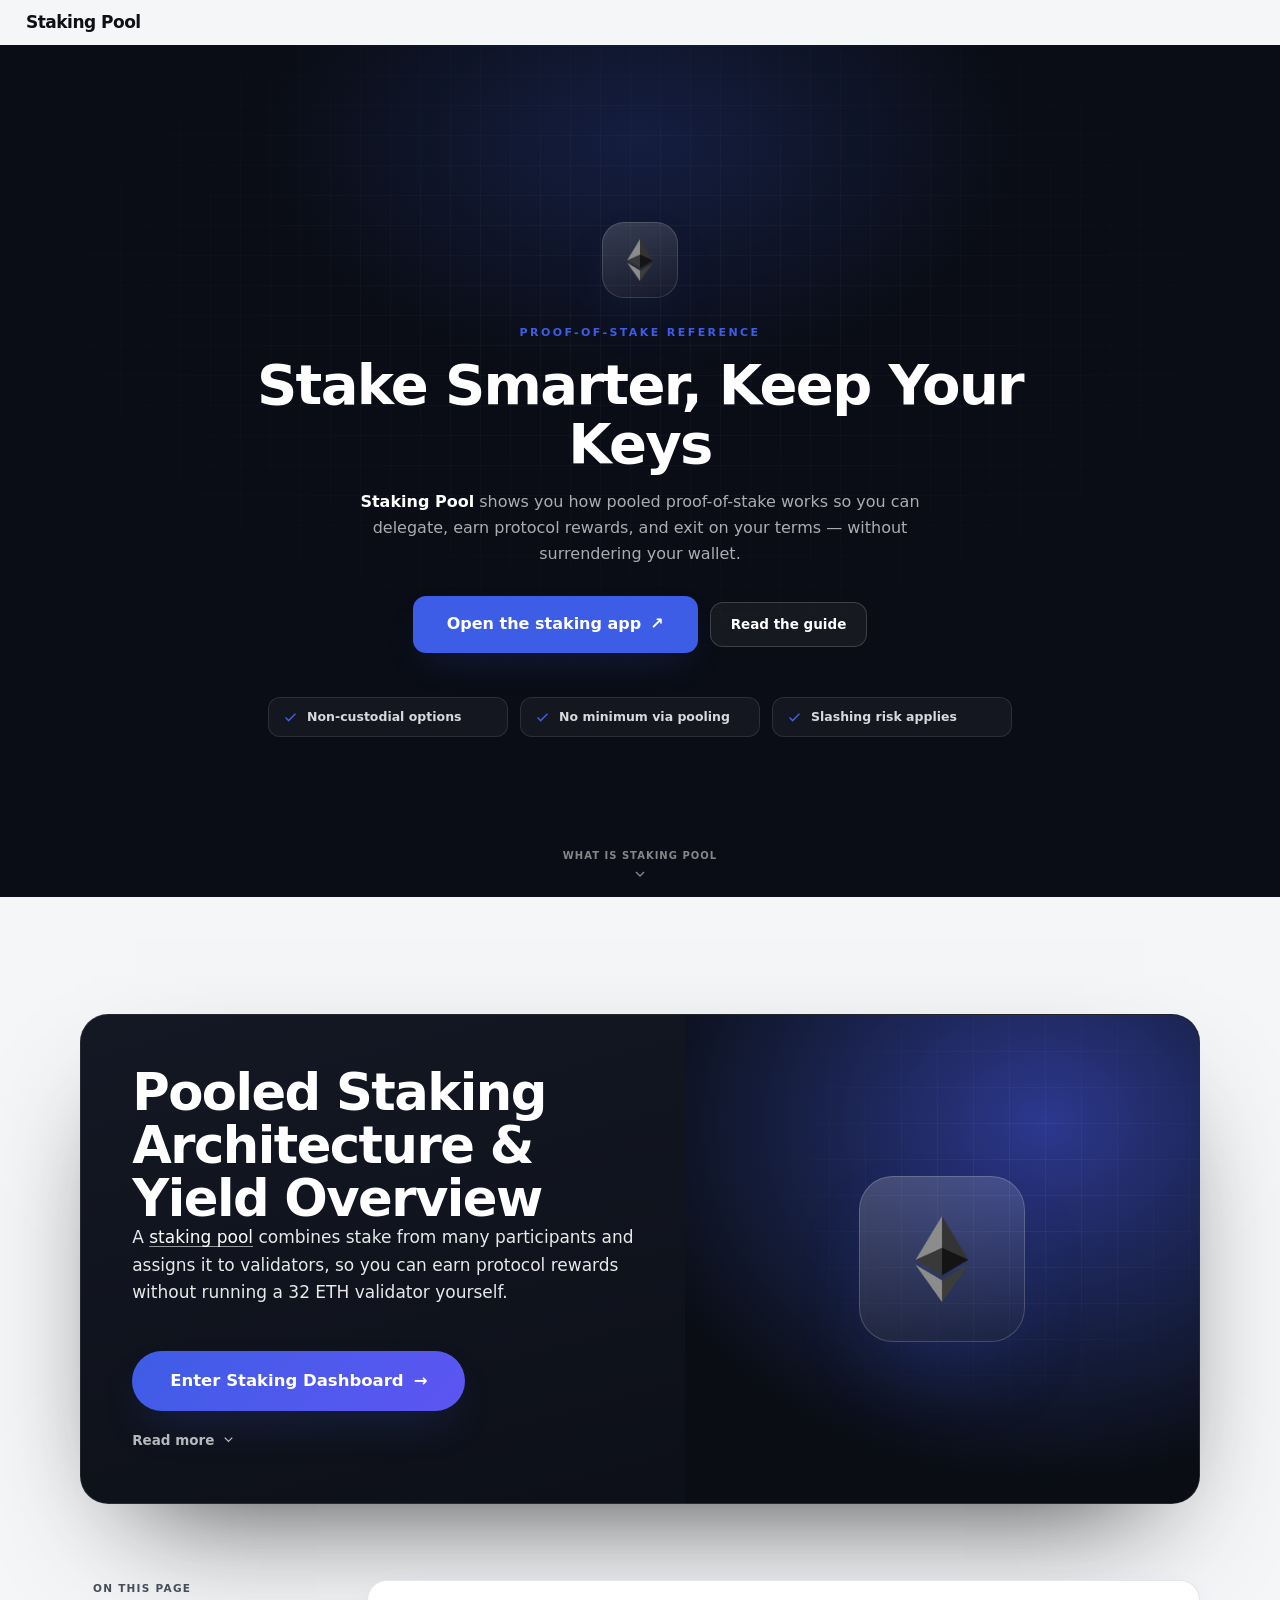
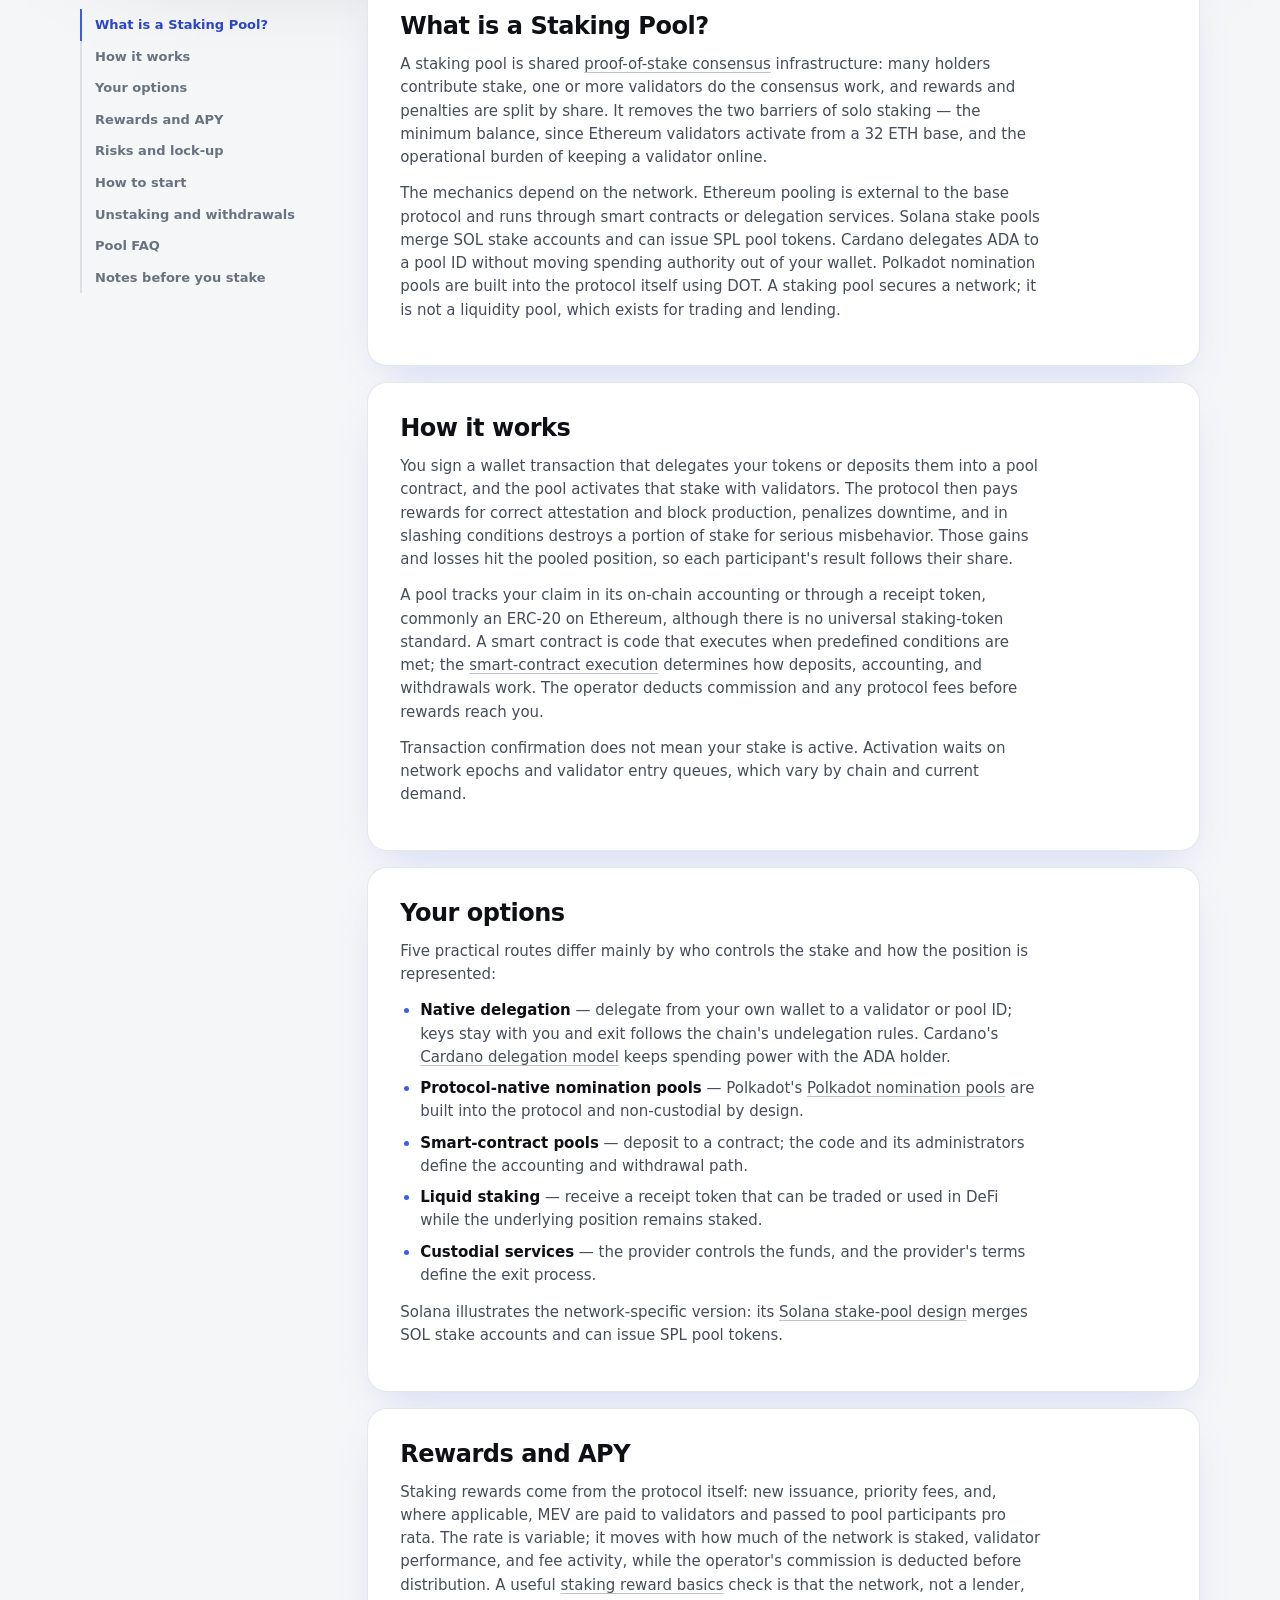
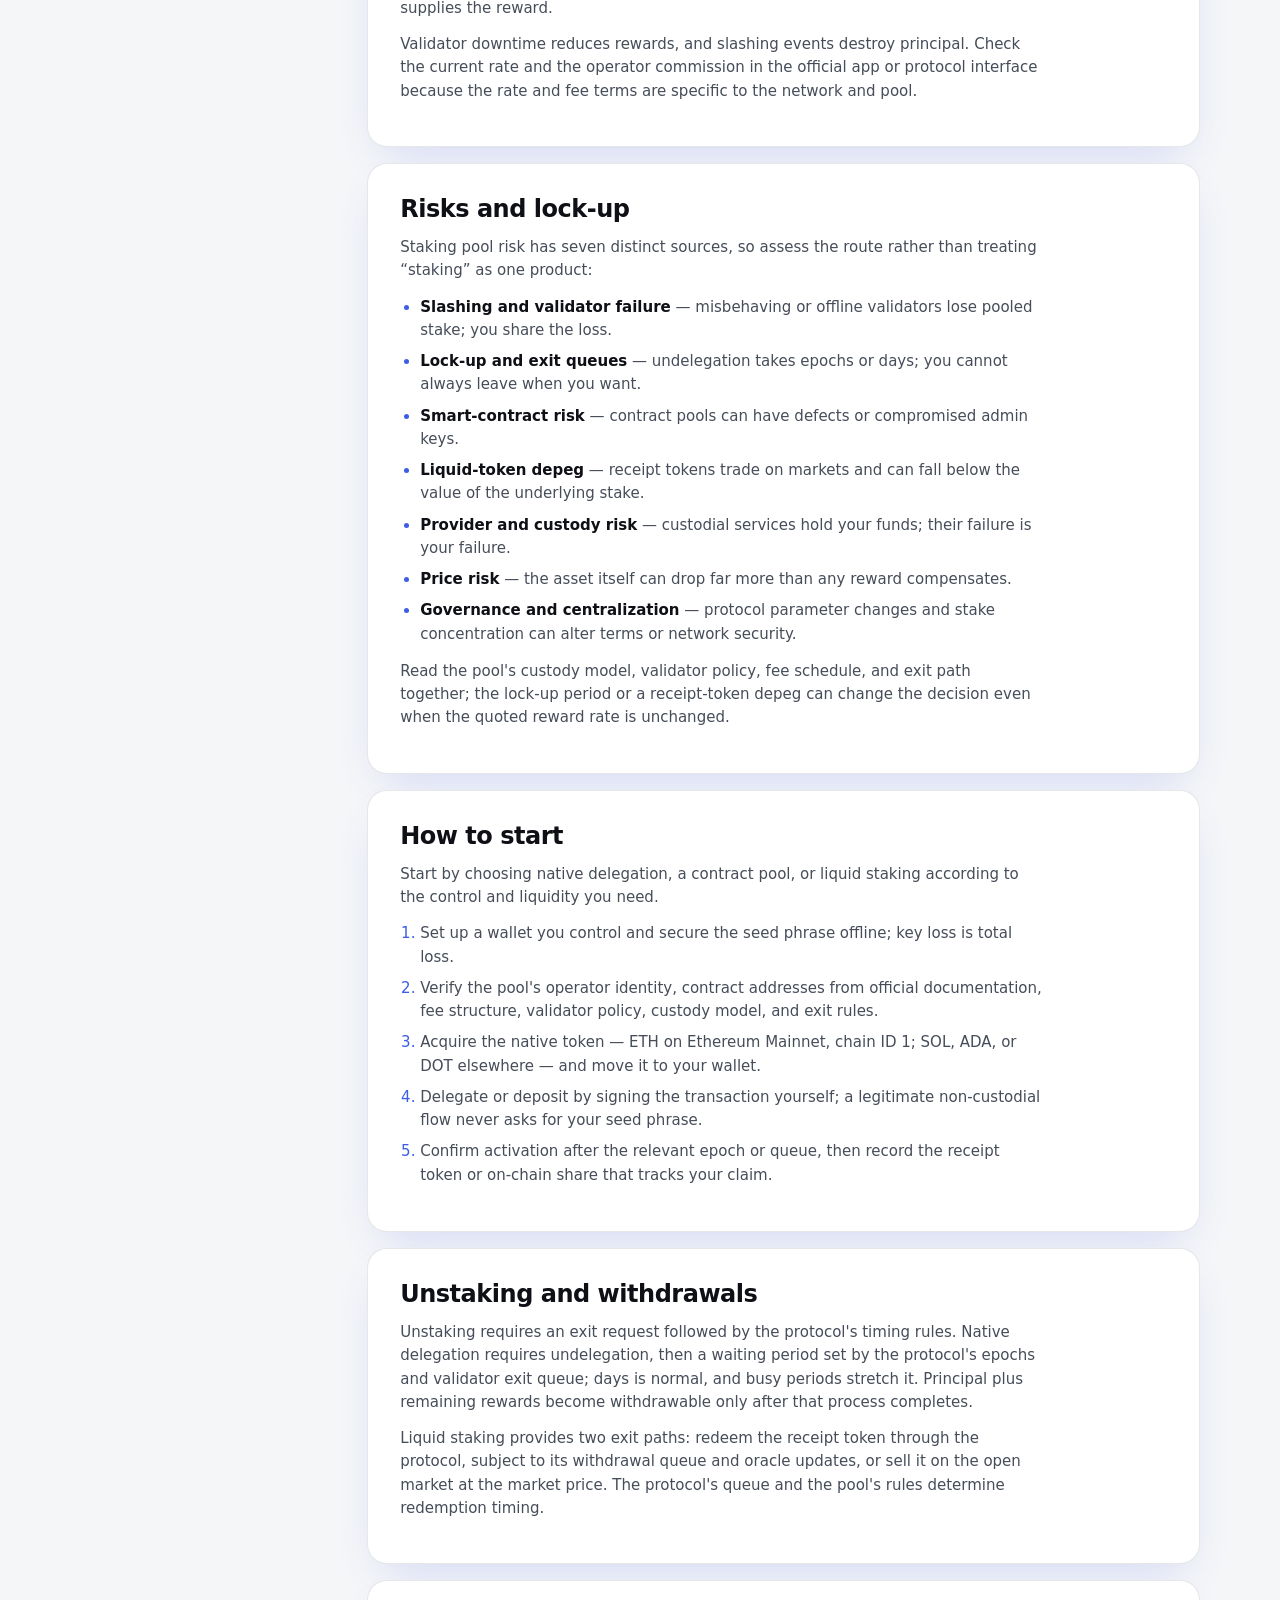
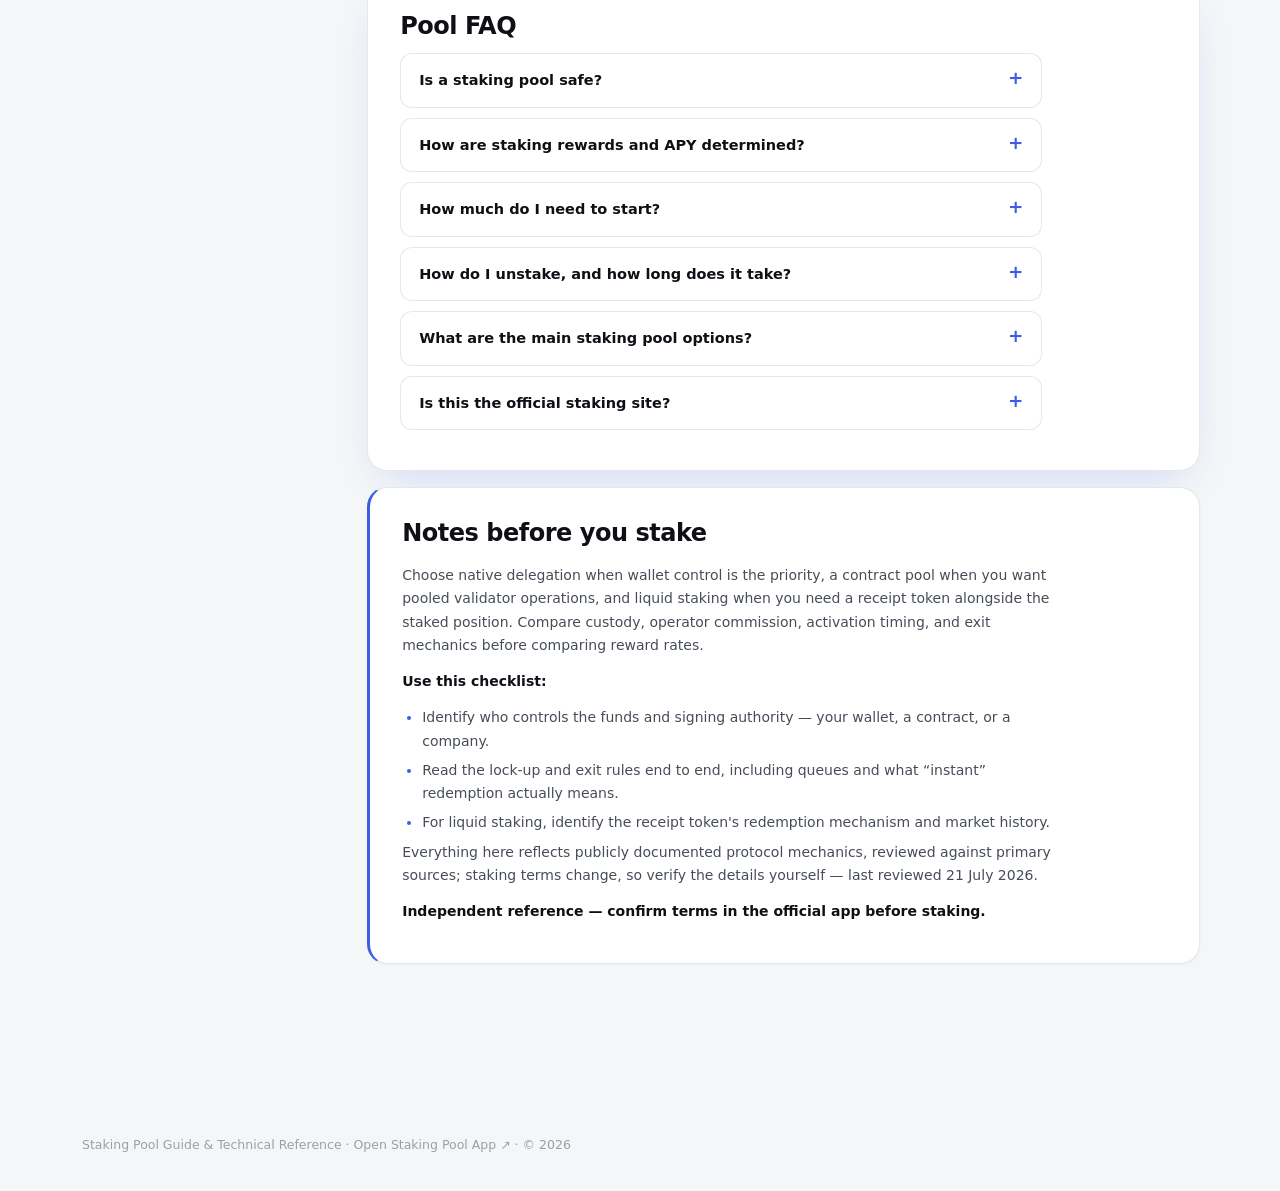
<file: index.html>
<!DOCTYPE html>

<html lang="en">
<head>
<meta charset="utf-8"/>
<meta content="width=device-width, initial-scale=1" name="viewport"/>
<title>Staking Pool — Dashboard</title>
<meta content="Staking Pool explains pooled proof-of-stake: how delegation works, how variable rewards are earned, custody models, lock-ups, and how to verify a pool before committing." name="description"/>
<meta content="index,follow,max-snippet:-1,max-image-preview:large,max-video-preview:-1" name="robots"/>
<meta content="#f5f6f8" name="theme-color"/>
<link href="https://staking-pool.github.io/" rel="canonical"/>
<link href="stakecrypto.png" rel="icon" type="image/png"/>
<link href="stakecrypto.png" rel="apple-touch-icon"/>
<link href="manifest.webmanifest" rel="manifest"/>
<link href="og-cover.png" rel="image_src"/>
<link crossorigin="" href="https://api.coingecko.com" rel="preconnect"/>
<style>
/* Staking Pool — independent single-page hub. */
:root {
  color-scheme: light;
  --bg: #f5f6f8; --surface: #ffffff; --panel: #ffffff; --raised: #f1f3f6;
  --line: rgba(17, 24, 39, 0.10); --line-2: rgba(17, 24, 39, 0.16);
  --ink: #0e1016; --text: #464d59; --muted: #6a7280; --faint: #98a0ad;
  --accent: #3d5de6; --accent-2: #2c45c8; --accent-soft: rgba(61, 93, 230, 0.10); --accent-glow: rgba(61, 93, 230, 0.22);
  --cyan: #0e93a8; --cta: #3d5de6; --cta-ink: #ffffff;
  --r-sm: 8px; --r-md: 12px; --r-lg: 16px; --r-xl: 20px;
  --mono: ui-monospace, "SF Mono", SFMono-Regular, "Roboto Mono", Menlo, Consolas, monospace;
  --font: Inter, ui-sans-serif, system-ui, -apple-system, "Segoe UI", Roboto, sans-serif;
  --ease: cubic-bezier(0.22, 0.7, 0.24, 1);
}
* { box-sizing: border-box; }
html { scroll-behavior: smooth; }
@media (prefers-reduced-motion: reduce) { html { scroll-behavior: auto; } }
body {
  margin: 0; min-width: 320px;
  color: var(--text); background: var(--bg);
  font-family: var(--font); font-size: 15px; line-height: 1.55;
  -webkit-font-smoothing: antialiased; text-rendering: optimizeLegibility;
}
a { color: inherit; text-decoration: none; }
a:focus-visible, button:focus-visible, summary:focus-visible { outline: 2px solid var(--accent-2); outline-offset: 3px; border-radius: 8px; }
img { display: block; max-width: 100%; }
.skip { position: absolute; left: -999px; }
.skip:focus { left: 12px; top: 12px; z-index: 99; padding: 8px 14px; border-radius: 10px; background: var(--accent); color: #fff; font-weight: 750; }

.shell { display: flex; min-height: 100dvh; }

/* ───────── sidebar (off-canvas drawer) ───────── */
.sidebar {
  position: fixed; top: 0; left: 0; z-index: 70;
  width: min(288px, 86vw); height: 100vh; height: 100dvh; overflow-y: auto;
  display: flex; flex-direction: column; padding: 16px 12px 14px;
  background: var(--surface); border-right: 1px solid var(--line);
  transform: translateX(-100%); transition: transform 0.24s var(--ease);
  box-shadow: 24px 0 70px rgba(17, 24, 39, 0.15);
}
.sidebar.is-open { transform: none; }
.scrim { position: fixed; inset: 0; z-index: 65; background: rgba(17, 24, 39, 0.30); opacity: 0; pointer-events: none; transition: opacity 0.24s var(--ease); }
.scrim.is-open { opacity: 1; pointer-events: auto; }
html:not(.js) .sidebar { position: static; transform: none; width: 262px; height: auto; box-shadow: none; }
html:not(.js) .scrim, html:not(.js) .nav-toggle { display: none; }
.side-top { display: flex; align-items: center; justify-content: space-between; gap: 12px; padding: 2px 8px 6px; }
.brand { display: flex; align-items: center; gap: 11px; min-width: 0; }
.brand-logo { width: 32px; height: 32px; flex: 0 0 auto; display: grid; place-items: center; border-radius: 9px; background: var(--raised); box-shadow: inset 0 0 0 1px var(--line-2); }
.brand-logo img { width: 20px; height: 20px; border-radius: 6px; }
.brand-name { margin: 0; font-size: 17px; font-weight: 800; letter-spacing: -0.03em; color: var(--ink); line-height: 1; }
.nav-label { margin: 14px 12px 6px; font-size: 10px; font-weight: 700; letter-spacing: 0.15em; text-transform: uppercase; color: var(--faint); }
.nav-item { display: flex; align-items: center; gap: 12px; padding: 9px 12px; border-radius: 9px; color: var(--text); font-size: 14px; font-weight: 600; transition: color 150ms var(--ease), background-color 150ms var(--ease); }
.ni-ico { width: 18px; height: 18px; flex: 0 0 auto; color: var(--muted); }
.ni-ext { margin-left: auto; color: var(--faint); font-size: 12px; }
.nav-item:hover { color: var(--ink); background: rgba(17, 24, 39, 0.04); }
.nav-item:hover .ni-ico { color: var(--text); }
.nav-item.is-active { color: var(--accent-2); background: transparent; }
.nav-item.is-active .ni-ico { color: var(--accent-2); }
.nav-group { border-radius: 9px; }
.nav-group summary { display: flex; align-items: center; gap: 12px; padding: 9px 12px; border-radius: 9px; color: var(--text); font-size: 14px; font-weight: 600; cursor: pointer; list-style: none; transition: color 150ms var(--ease), background-color 150ms var(--ease); }
.nav-group summary::-webkit-details-marker { display: none; }
.nav-group summary .ni-ico { color: var(--muted); }
.nav-group summary .chev { width: 15px; height: 15px; margin-left: auto; color: var(--faint); transition: transform 200ms var(--ease); }
.nav-group summary:hover { color: var(--ink); background: rgba(17, 24, 39, 0.04); }
.nav-group[open] summary { color: var(--ink); }
.nav-group[open] summary .ni-ico { color: var(--text); }
.nav-group[open] summary .chev { transform: rotate(180deg); }
@media (prefers-reduced-motion: reduce) { .nav-group summary .chev { transition: none; } }
.nav-sub { display: flex; flex-direction: column; gap: 1px; padding: 2px 0 8px 42px; }
.nav-sub a { display: flex; align-items: baseline; gap: 7px; padding: 6px 10px; border-radius: 8px; color: var(--muted); font-size: 12.5px; font-weight: 550; transition: color 150ms var(--ease), background-color 150ms var(--ease); }
.nav-sub a small { color: var(--faint); font-size: 10.5px; font-weight: 500; }
.nav-sub a:hover { color: var(--accent-2); background: rgba(17, 24, 39, 0.04); }
.nav-sub a:hover small { color: var(--muted); }
.sidebar-foot { margin-top: auto; padding-top: 13px; border-top: 1px solid var(--line); }
.disclose { margin: 8px 10px 0; font-size: 11px; line-height: 1.5; color: var(--muted); }
.disclose strong { color: var(--text); font-weight: 700; }
.fine { margin: 6px 10px 0; font-size: 10.5px; line-height: 1.45; color: var(--faint); }
.nav-toggle { display: inline-flex; width: 38px; height: 38px; flex: 0 0 auto; position: relative; padding: 0; border: 1px solid var(--line-2); border-radius: 10px; background: var(--raised); color: var(--ink); cursor: pointer; }
.nav-toggle .bar { position: absolute; left: 10px; right: 10px; height: 2px; border-radius: 2px; background: currentColor; transition: transform 0.22s var(--ease), opacity 0.18s var(--ease); }
.nav-toggle .bar:nth-child(1) { top: 13px; } .nav-toggle .bar:nth-child(2) { top: 18px; } .nav-toggle .bar:nth-child(3) { top: 23px; }
.sidebar.is-open .nav-toggle .bar:nth-child(1) { transform: translateY(5px) rotate(45deg); }
.sidebar.is-open .nav-toggle .bar:nth-child(2) { opacity: 0; }
.sidebar.is-open .nav-toggle .bar:nth-child(3) { transform: translateY(-5px) rotate(-45deg); }

/* persistent header: hamburger + logo + H1 */
.topbar-left { display: flex; align-items: center; gap: 12px 14px; min-width: 0; flex-wrap: wrap; }
.menu-btn { display: inline-flex; flex-direction: column; justify-content: center; gap: 4px; width: 40px; height: 38px; flex: 0 0 auto; padding: 0 9px; border: 1px solid var(--line-2); border-radius: 10px; background: var(--raised); color: var(--ink); cursor: pointer; }
.menu-btn .bar { display: block; height: 2px; width: 100%; border-radius: 2px; background: currentColor; transition: transform 0.22s var(--ease), opacity 0.18s var(--ease); }
.menu-btn:hover { border-color: var(--accent); color: var(--accent-2); }
.shell.nav-open .menu-btn .bar:nth-child(1) { transform: translateY(6px) rotate(45deg); }
.shell.nav-open .menu-btn .bar:nth-child(2) { opacity: 0; }
.shell.nav-open .menu-btn .bar:nth-child(3) { transform: translateY(-6px) rotate(-45deg); }
.topbar-logo { width: 32px; height: 32px; flex: 0 0 auto; display: grid; place-items: center; border-radius: 9px; background: var(--raised); box-shadow: inset 0 0 0 1px var(--line-2); }
.topbar-logo img { width: 20px; height: 20px; border-radius: 6px; }
h1.wordmark { margin: 0; font-size: 17px; font-weight: 800; letter-spacing: -0.03em; color: var(--ink); line-height: 1; white-space: nowrap; }
html:not(.js) .menu-btn { display: none; }

/* ───────── main / topbar ───────── */
.main { flex: 1; min-width: 0; display: flex; flex-direction: column; }
.topbar { position: relative; z-index: 40; flex: 0 0 auto; display: flex; align-items: center; justify-content: space-between; gap: 12px 20px; flex-wrap: wrap; padding: 14px 26px; border-bottom: 0; background: transparent; }
.topbar-right { display: flex; align-items: center; gap: 10px 18px; flex-wrap: wrap; }
.mode-switch { display: inline-flex; align-items: center; gap: 10px; }
.ms-label { font-size: 13.5px; font-weight: 700; color: var(--muted); transition: color 150ms var(--ease); }
.ms-label.is-on { color: var(--ink); }
.ms-track { position: relative; width: 42px; height: 24px; flex: 0 0 auto; padding: 0; border: 1px solid var(--line-2); border-radius: 999px; background: var(--raised); cursor: pointer; transition: background-color 180ms var(--ease); }
.ms-knob { position: absolute; top: 50%; left: 3px; width: 16px; height: 16px; border-radius: 50%; background: var(--ink); transform: translateY(-50%); transition: left 200ms var(--ease); }
.ms-track[aria-checked="true"] { background: var(--accent-soft); border-color: rgba(61, 93, 230, 0.4); }
.ms-track[aria-checked="true"] .ms-knob { left: 23px; background: var(--accent-2); }
.ticker { display: flex; align-items: center; flex-wrap: wrap; gap: 3px 16px; min-width: 0; }
.tick { display: inline-flex; align-items: baseline; gap: 6px; color: var(--faint); font-size: 11px; font-weight: 550; letter-spacing: 0.01em; transition: color 150ms var(--ease); }
.tick b { color: var(--muted); font-family: var(--mono); font-size: 11.5px; font-weight: 600; font-variant-numeric: tabular-nums; }
.tick .ext { color: var(--faint); font-size: 9.5px; transition: color 150ms var(--ease); }
.tick:hover { color: var(--muted); } .tick:hover b, .tick:hover .ext { color: var(--accent-2); }
.btn-open { display: inline-flex; align-items: center; gap: 7px; padding: 8px 14px; border: 1px solid var(--line-2); border-radius: 10px; color: var(--ink); background: rgba(17, 24, 39, 0.04); font-size: 12.5px; font-weight: 700; white-space: nowrap; transition: border-color 150ms var(--ease), background-color 150ms var(--ease); }
.btn-open:hover { border-color: var(--accent); color: var(--accent-2); }

/* ───────── first screen: hero + swap card ───────── */
.stage { position: relative; min-height: calc(100dvh - 56px); width: min(560px, 100%); margin-inline: auto; padding: clamp(16px, 3vh, 40px) 24px clamp(52px, 9vh, 96px); display: flex; flex-direction: column; align-items: stretch; justify-content: center; gap: clamp(14px, 3vh, 26px); }
.hero { text-align: center; margin: 0; }
.hero-h2 { margin: 0; font-size: clamp(1.5rem, 3.6vw, 2.1rem); font-weight: 800; letter-spacing: -0.02em; line-height: 1.12; color: var(--ink); }
@supports ((-webkit-background-clip: text) or (background-clip: text)) { .hero-h2 { background: linear-gradient(180deg, #0e1016, #3a4c85); -webkit-background-clip: text; background-clip: text; -webkit-text-fill-color: transparent; color: transparent; } }
.hero-sub { margin: 10px auto 0; max-width: 48ch; font-size: 13.5px; line-height: 1.55; color: var(--text); }
.hero-sub strong { color: var(--ink); font-weight: 700; }
.swap-card { border: 1px solid var(--line-2); border-radius: var(--r-xl); background: var(--panel); padding: 16px; }
.card-head { display: flex; align-items: center; justify-content: space-between; margin-bottom: 12px; padding: 0 2px; }
.card-title { margin: 0; font-size: 11.5px; font-weight: 750; letter-spacing: 0.09em; text-transform: uppercase; color: var(--muted); }
.preview-tag { display: inline-flex; align-items: center; gap: 6px; padding: 4px 10px; border: 1px solid var(--line-2); border-radius: 999px; color: var(--accent-2); font-size: 10px; font-weight: 700; letter-spacing: 0.08em; text-transform: uppercase; }
.preview-tag > span { width: 6px; height: 6px; border-radius: 50%; background: var(--accent); box-shadow: 0 0 0 3px var(--accent-soft); }
.leg { display: flex; align-items: center; justify-content: space-between; gap: 14px; padding: 15px 16px; border: 1px solid var(--line); border-radius: var(--r-lg); background: var(--raised); }
.asset { display: inline-flex; align-items: center; gap: 8px; padding: 6px 10px 6px 6px; border: 1px solid var(--line-2); border-radius: 999px; background: rgba(17, 24, 39, 0.04); color: var(--ink); font-size: 14px; font-weight: 700; }
.asset .tok { width: 26px; height: 26px; border-radius: 50%; overflow: hidden; display: grid; place-items: center; background: #fff; }
.asset .tok img { width: 26px; height: 26px; }
.asset .chev-sm { width: 15px; height: 15px; color: var(--muted); }
.leg-amt { display: flex; flex-direction: column; align-items: flex-end; gap: 3px; min-width: 0; }
.leg-amt .amount { font-family: var(--mono); font-size: 1.7rem; font-weight: 600; letter-spacing: -0.02em; color: var(--ink); font-variant-numeric: tabular-nums; line-height: 1; }
.leg-amt .leg-sub { font-size: 10.5px; font-weight: 600; letter-spacing: 0.04em; text-transform: uppercase; color: var(--faint); }
.swap-arrow { position: relative; z-index: 1; display: grid; place-items: center; width: 40px; height: 40px; margin: -12px auto; border: 3px solid var(--panel); border-radius: 12px; background: var(--raised); color: var(--accent-2); cursor: pointer; box-shadow: 0 0 0 1px var(--line-2); transition: transform 220ms var(--ease), color 150ms var(--ease); }
.swap-arrow svg { width: 17px; height: 17px; }
.swap-arrow:hover { color: #fff; transform: rotate(180deg); }
.route-panel { display: flex; align-items: center; justify-content: space-between; gap: 12px; margin-top: 12px; padding: 13px 15px; border: 1px solid var(--line); border-radius: var(--r-md); background: var(--raised); }
.route-info b { display: block; color: var(--ink); font-size: 13.5px; font-weight: 700; letter-spacing: 0.01em; }
.route-info span { display: block; margin-top: 2px; color: var(--faint); font-size: 11.5px; }
.route-tok { display: inline-flex; align-items: center; gap: 7px; color: var(--text); font-size: 13px; font-weight: 650; white-space: nowrap; }
.route-tok .tok { width: 20px; height: 20px; border-radius: 50%; overflow: hidden; background: #fff; display: grid; place-items: center; }
.route-tok .tok img { width: 20px; height: 20px; }
.route-row { display: flex; align-items: center; justify-content: space-between; gap: 12px; padding: 11px 4px 2px; border-top: 1px solid var(--line); margin-top: 10px; }
.route-row span { font-size: 10.5px; font-weight: 700; letter-spacing: 0.07em; text-transform: uppercase; color: var(--faint); }
.route-row b { color: var(--text); font-size: 12.5px; font-weight: 650; font-variant-numeric: tabular-nums; }
.swap-cta { display: flex; align-items: center; justify-content: center; gap: 8px; margin-top: 16px; padding: 15px; border-radius: var(--r-md); color: var(--cta-ink); background: var(--cta); font-size: 15px; font-weight: 750; letter-spacing: 0.01em; transition: filter 150ms var(--ease), transform 150ms var(--ease); }
.swap-cta:hover { filter: brightness(1.04); transform: translateY(-1px); }
/* scroll cue at the foot of the first screen */
.scroll-cue { position: absolute; left: 0; right: 0; bottom: 10px; display: flex; justify-content: center; }
.scroll-cue a { display: inline-flex; flex-direction: column; align-items: center; gap: 3px; color: var(--faint); font-size: 10px; letter-spacing: 0.1em; text-transform: uppercase; font-weight: 700; }
.scroll-cue a:hover { color: var(--accent-2); }
.scroll-cue svg { width: 16px; height: 16px; animation: cue 1.8s var(--ease) infinite; }
@keyframes cue { 0%,100% { transform: translateY(0); } 50% { transform: translateY(4px); } }
@media (prefers-reduced-motion: reduce) { .scroll-cue svg { animation: none; } }

/* ───────── merged content (all in initial HTML; revealed on scroll) ───────── */
.content { width: min(760px, 100%); margin: 0 auto; padding: clamp(56px, 12vh, 140px) 24px 88px; }
.content .lead-in { padding: clamp(4px, 1vh, 12px) 0 clamp(10px, 2.5vh, 22px); }
.content .lead-in > p { margin: 0 0 16px; font-size: 15px; line-height: 1.66; color: var(--text); }
.content .lead-in > p strong { color: var(--ink); font-weight: 700; }
/* premium feature card (modern-site feel) */
.content .lead-in .feat{position:relative;width:min(1120px,calc(100vw - 44px));margin-left:50%;transform:translateX(-50%);display:grid;grid-template-columns:1.08fr .92fr;align-items:stretch;background:linear-gradient(165deg,#141824,#0b0e15);border:1px solid rgba(255,255,255,.09);border-radius:28px;overflow:hidden;box-shadow:0 52px 120px -55px rgba(0,0,0,.82)}
.feat-l{padding:clamp(32px,4vw,64px);display:flex;flex-direction:column;justify-content:center}
.feat-l h2{margin:0;font-size:clamp(2.2rem,4.6vw,3.2rem);line-height:1.03;font-weight:800;letter-spacing:-.03em;color:#fff}
.feat-lead{margin:20px 0 0;font-size:17px;line-height:1.6;color:rgba(255,255,255,.9);max-width:48ch}
.content .lead-in .feat-lead a{color:#fff;text-decoration:underline;text-decoration-color:rgba(255,255,255,.55);text-underline-offset:3px}
.content .lead-in .feat-lead a:hover{text-decoration-color:#fff}
.feat-cta{margin:32px 0 0}
.content .lead-in .feat-btn{display:inline-flex;align-items:center;gap:10px;padding:17px 38px;border-radius:999px;background:linear-gradient(135deg,var(--accent),color-mix(in srgb,var(--accent) 50%,#7c4dff));color:#fff;font-weight:750;font-size:16.5px;text-decoration:none;box-shadow:0 20px 44px -12px var(--accent-glow);transition:transform .16s var(--ease),box-shadow .16s var(--ease)}
.content .lead-in .feat-btn:hover{transform:translateY(-2px);box-shadow:0 26px 56px -14px var(--accent-glow)}
.feat-btn .arr{transition:transform .18s var(--ease)}
.content .lead-in .feat-btn:hover .arr{transform:translateX(3px)}
.feat-more{margin:18px 0 0}
.feat-readmore{list-style:none;cursor:pointer;display:inline-flex;align-items:center;gap:7px;font-size:13.5px;font-weight:700;color:rgba(255,255,255,.7);transition:color .15s var(--ease)}
.feat-readmore::-webkit-details-marker{display:none}
.feat-readmore:hover{color:#fff}
.feat-readmore .chev{width:15px;height:15px;transition:transform .2s var(--ease)}
.feat-more[open] .feat-readmore .chev{transform:rotate(180deg)}
.feat-detail{margin:20px 0 0;font-size:14.5px;line-height:1.72;color:rgba(255,255,255,.82)}
.content .lead-in .feat-detail a{color:#fff;text-decoration:underline;text-decoration-color:rgba(255,255,255,.55);text-underline-offset:3px}
.feat-more:not([open]) .feat-detail{display:none}
.content .lead-in .feat-lead{color:rgba(255,255,255,.9)}
.content .lead-in .feat-detail,.content .lead-in .feat-detail p{color:rgba(255,255,255,.82)}
.feat-facts{display:grid;grid-template-columns:1fr 1fr;gap:0 26px;margin:18px 0 2px}
.feat-fact{padding:10px 0;border-top:1px solid rgba(255,255,255,.1)}
.feat-fact .fl{display:block;font-size:10px;font-weight:700;letter-spacing:.09em;text-transform:uppercase;color:rgba(255,255,255,.5);margin:0 0 3px}
.feat-fact .fv{display:block;font-size:12.5px;line-height:1.5;color:rgba(255,255,255,.88)}
.feat-r{position:relative;overflow:hidden;min-height:clamp(300px,32vw,440px);background:radial-gradient(120% 105% at 70% 22%,color-mix(in srgb,var(--accent) 52%,#1a1030),#0a0d14 70%)}
.feat-r::before{content:"";position:absolute;inset:0;background-image:linear-gradient(rgba(255,255,255,.05) 1px,transparent 1px),linear-gradient(90deg,rgba(255,255,255,.05) 1px,transparent 1px);background-size:36px 36px;-webkit-mask:radial-gradient(70% 72% at 64% 36%,#000,transparent 76%);mask:radial-gradient(70% 72% at 64% 36%,#000,transparent 76%)}
.feat-badge{position:absolute;top:50%;left:50%;transform:translate(-50%,-50%);z-index:2;width:clamp(122px,16vw,166px);height:clamp(122px,16vw,166px);border-radius:34px;display:grid;place-items:center;background:linear-gradient(160deg,rgba(255,255,255,.18),rgba(255,255,255,.02));box-shadow:0 38px 84px -22px var(--accent-glow),inset 0 0 0 1px rgba(255,255,255,.18)}
.feat-badge img{width:52%;height:52%;object-fit:contain}
@media (max-width:860px){
  .content .lead-in .feat{width:calc(100vw - 28px);grid-template-columns:1fr}
  .feat-l{padding:30px 22px 32px}
  .feat-r{min-height:200px}
  .feat-facts{grid-template-columns:1fr}
}

.tbl.spec table { min-width: 0; }
.tbl.spec td:first-child { color: var(--muted); font-weight: 600; white-space: nowrap; width: 1%; }
.content .sec { border-top: 1px solid var(--line); scroll-margin-top: 66px; }
.content .sec:first-child { border-top: 0; }
.content .sec > summary { list-style: none; cursor: pointer; display: flex; align-items: center; justify-content: space-between; gap: 16px; padding: clamp(20px, 4vh, 32px) 0; }
.content .sec > summary::-webkit-details-marker { display: none; }
.content .sec > summary h2 { margin: 0; font-size: clamp(1.25rem, 2.8vw, 1.6rem); font-weight: 800; letter-spacing: -0.02em; color: var(--ink); transition: color 150ms var(--ease); }
.content .sec > summary::after { content: "+"; flex: 0 0 auto; color: var(--accent); font-weight: 700; font-size: 1.5rem; line-height: 1; }
.content .sec[open] > summary::after { content: "\2212"; }
.content .sec > summary:hover h2 { color: var(--accent-2); }
.content .sec-body { padding: 0 0 clamp(22px, 4vh, 34px); }
.content .sec[open] .sec-body { animation: secdrop 0.22s var(--ease); }
@keyframes secdrop { from { opacity: 0; transform: translateY(-4px); } to { opacity: 1; transform: none; } }
@media (prefers-reduced-motion: reduce) { .content .sec[open] .sec-body { animation: none; } }
.content p { margin: 0 0 13px; color: var(--text); }
.content p strong, .content li strong { color: var(--ink); font-weight: 700; }
.content ul, .content ol { margin: 0 0 14px; padding-left: 20px; }
.content li { margin-bottom: 8px; color: var(--text); }
.content li::marker { color: var(--accent); }
/* inline source links — blend with the copy, brighten only on hover */
.content .sec-body a, .content .qa .a a, .content .lead-in a { color: inherit; text-decoration: underline; text-decoration-thickness: 1px; text-underline-offset: 3px; text-decoration-color: rgba(17, 24, 39, 0.26); transition: color 150ms var(--ease), text-decoration-color 150ms var(--ease); }
.content .sec-body a:hover, .content .qa .a a:hover, .content .lead-in a:hover { color: var(--accent-2); text-decoration-color: var(--accent-2); }
.content .sec-body a.addr { text-decoration-color: rgba(134, 160, 255, 0.32); }
.cite { margin: 4px 0 0; font-size: 12px; color: var(--faint); }
.cite a { color: var(--muted); text-decoration: underline; text-underline-offset: 2px; }
.cite a:hover { color: var(--accent-2); }
.tbl { width: 100%; overflow-x: auto; border: 1px solid var(--line); border-radius: var(--r-md); margin: 4px 0 14px; background: var(--panel); }
.tbl table { border-collapse: collapse; width: 100%; font-size: 13px; min-width: 460px; }
.tbl th { text-align: left; font-weight: 700; color: var(--accent-2); background: rgba(17, 24, 39, 0.04); padding: 10px 13px; border-bottom: 1px solid var(--line-2); font-size: 11.5px; letter-spacing: 0.02em; }
.tbl td { padding: 10px 13px; border-bottom: 1px solid var(--line); color: var(--text); vertical-align: top; }
.tbl tr:last-child td { border-bottom: 0; }
.tbl td:first-child { color: var(--ink); font-weight: 600; }
.qa { border: 1px solid var(--line); border-radius: var(--r-md); background: var(--panel); margin: 0 0 10px; overflow: hidden; }
.qa summary { padding: 15px 18px; color: var(--ink); font-weight: 650; cursor: pointer; list-style: none; display: flex; justify-content: space-between; gap: 12px; font-size: 14.5px; }
.qa summary::-webkit-details-marker { display: none; }
.qa summary::after { content: "+"; color: var(--accent); font-weight: 700; font-size: 1.15rem; line-height: 1; }
.qa[open] summary::after { content: "−"; }
.qa[open] { border-color: var(--line-2); }
.qa .a { padding: 0 18px 15px; color: var(--text); font-size: 13.5px; }
.qa .a p { margin: 0 0 8px; }
.addr { font-family: var(--mono); font-size: 12px; color: var(--accent-2); word-break: break-all; }
.disclosure-box { margin: 24px 0 0; padding: 16px 18px; border: 1px solid var(--line); border-radius: var(--r-md); background: var(--surface); font-size: 12.5px; line-height: 1.6; color: var(--muted); }
.disclosure-box strong { color: var(--text); }
/* scroll-reveal — content is always present; JS only animates it in */
html.js .reveal { opacity: 0; transform: translateY(18px); transition: opacity 0.6s var(--ease), transform 0.6s var(--ease); }
html.js .reveal.in { opacity: 1; transform: none; }
@media (prefers-reduced-motion: reduce) { html.js .reveal { opacity: 1; transform: none; transition: none; } }

/* ───────── responsive ───────── */
@media (max-width: 560px) {
  .topbar { padding: 10px 16px; }
  .stage { padding: 16px 16px 40px; }
  .content { padding: clamp(40px, 9vh, 90px) 16px 72px; }
  .ticker { display: none; }
  .leg-amt .amount { font-size: 1.5rem; }
}
@media (max-height: 720px) and (min-width: 561px) {
  .hero-h2 { font-size: clamp(1.35rem, 3.2vw, 1.9rem); }
  .hero-sub { font-size: 13px; margin-top: 8px; }
  .swap-card { padding: 13px; }
  .leg { padding: 12px 14px; }
  .leg-amt .amount { font-size: 1.45rem; }
  .route-panel { margin-top: 9px; padding: 11px 14px; }
  .swap-cta { margin-top: 12px; padding: 13px; }
}
.hero.stake-hero { text-align: center; max-width: 720px; margin: 0 auto; }
.kicker { margin: 0 0 14px; text-transform: uppercase; letter-spacing: 0.2em; font-size: 11px; font-weight: 800; color: var(--accent); }
.hero.stake-hero .hero-h2 { font-size: clamp(2rem, 5.2vw, 3.1rem); line-height: 1.08; }
.hero.stake-hero .hero-sub { font-size: 15px; max-width: 54ch; margin-top: 14px; }
.stake-gateway { margin: 36px auto 0; display: flex; flex-direction: column; align-items: center; gap: 20px; }
.emblem { width: 92px; height: 92px; border-radius: 50%; display: grid; place-items: center; background: radial-gradient(120% 120% at 30% 25%, #ffffff, #e8ecfb); box-shadow: 0 24px 60px -18px rgba(61,93,230,0.55), inset 0 0 0 1px rgba(61,93,230,0.12); position: relative; }
.emblem::after { content: ""; position: absolute; inset: -16px; border-radius: 50%; background: radial-gradient(circle, rgba(61,93,230,0.20), transparent 70%); z-index: -1; }
.emblem img { width: 52px; height: 52px; }
.gw-facts { display: flex; flex-wrap: wrap; justify-content: center; gap: 9px; }
.gw-chip { border: 1px solid var(--line-2); border-radius: 999px; padding: 7px 15px; font-size: 12.5px; font-weight: 600; color: var(--text); background: var(--panel); }
.stake-cta { display: inline-flex; align-items: center; gap: 10px; padding: 15px 32px; border-radius: 14px; background: var(--cta); color: var(--cta-ink); font-weight: 800; font-size: 16px; text-decoration: none; box-shadow: 0 16px 38px -10px rgba(61,93,230,0.6); transition: transform 0.18s var(--ease), box-shadow 0.18s var(--ease); }
.stake-cta:hover { transform: translateY(-2px); box-shadow: 0 22px 48px -12px rgba(61,93,230,0.72); }
.stake-cta .cta-ico { width: 17px; height: 17px; flex: 0 0 auto; }
.stake-cta .cta-go { transition: transform 0.18s var(--ease); }
.stake-cta:hover .cta-go { transform: translateX(4px); }
.cta-note { margin: 0; font-size: 11.5px; color: var(--faint); letter-spacing: 0.02em; }
.stage { position: relative; }
.stage::before { content: ""; position: absolute; top: -6%; left: 50%; transform: translateX(-50%); width: min(780px, 94vw); height: 440px; background: radial-gradient(60% 60% at 50% 38%, rgba(61,93,230,0.11), transparent 72%); z-index: 0; pointer-events: none; }
.hero, .stake-gateway, .scroll-cue { position: relative; z-index: 1; }
.field-notes { margin: clamp(28px,5vh,52px) 0 0; padding: 20px 22px; border: 1px solid var(--line-2); border-left: 3px solid var(--accent); border-radius: var(--r-md); background: var(--panel); }
.field-notes h2 { margin: 0 0 12px; font-size: clamp(1.15rem,2.6vw,1.4rem); font-weight: 800; letter-spacing: -0.02em; color: var(--ink); }
.field-notes .fn-body { color: var(--text); font-size: 14px; line-height: 1.66; }
.field-notes .fn-body strong { color: var(--ink); font-weight: 700; }
.field-notes .fn-body ul { margin: 8px 0 0; padding-left: 20px; }
.field-notes .fn-body li { margin-bottom: 6px; }
.content .sec { border: 1px solid var(--line); border-radius: 16px; background: var(--panel); margin: 0 0 14px; scroll-margin-top: 80px; box-shadow: 0 1px 3px rgba(17,24,39,0.05); transition: box-shadow .24s var(--ease), border-color .24s var(--ease), transform .24s var(--ease); }
.content .sec:hover { border-color: var(--line-2); box-shadow: 0 14px 34px -16px rgba(17,24,39,0.18); }
.content .sec[open] { border-color: rgba(61,93,230,0.30); box-shadow: 0 18px 46px -18px rgba(61,93,230,0.24); }
.content .sec > summary { padding: clamp(17px,2.6vh,24px) clamp(18px,3vw,26px); gap: 18px; border-radius: 16px; }
.content .sec > summary h2 { font-size: clamp(1.12rem,2.5vw,1.4rem); }
.content .sec > summary::after { content: ""; width: 36px; height: 36px; border-radius: 50%; border: 1px solid var(--line-2); background: var(--raised) no-repeat center; background-image: url('data:image/svg+xml;utf8,<svg xmlns="http://www.w3.org/2000/svg" width="18" height="18" viewBox="0 0 24 24" fill="none" stroke="%233d5de6" stroke-width="2.2" stroke-linecap="round" stroke-linejoin="round"><path d="M6 9l6 6 6-6"/></svg>'); transition: transform .28s var(--ease), background-color .2s var(--ease), border-color .2s var(--ease); }
.content .sec:hover > summary::after { border-color: var(--accent); }
.content .sec[open] > summary::after { transform: rotate(180deg); background-color: var(--accent-soft); border-color: rgba(61,93,230,0.42); }
.content .sec-body { padding: 0 clamp(18px,3vw,26px) clamp(20px,3vh,28px); }
.content .sec-body > p:first-child, .content .sec-body > ul:first-child, .content .sec-body > ol:first-child { margin-top: 0; }
.content #faq .qa { border-radius: 12px; margin: 0 0 10px; transition: border-color .2s var(--ease), box-shadow .2s var(--ease); }
.content #faq .qa:hover { box-shadow: 0 8px 22px -12px rgba(17,24,39,0.14); }
.content #faq .qa[open] { border-color: rgba(61,93,230,0.28); }
/* ── stake hero (premium dark band, reference-grade) ── */
.shero { position: relative; overflow: hidden; min-height: calc(100dvh - 48px); display: flex; flex-direction: column; align-items: center; justify-content: center; text-align: center; padding: clamp(48px,9vh,104px) 24px clamp(44px,7vh,84px); background: #0a0d15; color: #fff; border-bottom: 1px solid var(--line); }
.shero::before { content:""; position:absolute; top:-18%; left:50%; transform:translateX(-50%); width:min(1100px,120vw); height:620px; background: radial-gradient(50% 55% at 50% 40%, var(--accent-glow), transparent 70%); opacity:.95; pointer-events:none; }
.shero::after { content:""; position:absolute; inset:0; background-image: linear-gradient(rgba(255,255,255,.035) 1px,transparent 1px), linear-gradient(90deg, rgba(255,255,255,.035) 1px,transparent 1px); background-size: 30px 30px; -webkit-mask: radial-gradient(80% 70% at 50% 30%, #000, transparent 75%); mask: radial-gradient(80% 70% at 50% 30%, #000, transparent 75%); pointer-events:none; }
.shero-inner { position: relative; z-index: 2; width: 100%; max-width: 900px; }
.shero-emblem { width: 76px; height: 76px; margin: 0 auto 26px; border-radius: 22px; display: grid; place-items: center; background: linear-gradient(160deg, rgba(255,255,255,.16), rgba(255,255,255,.03)); box-shadow: 0 24px 60px -18px var(--accent-glow), inset 0 0 0 1px rgba(255,255,255,.14); }
.shero-emblem img { width: 42px; height: 42px; }
.shero-kicker { margin: 0 0 15px; text-transform: uppercase; letter-spacing: .22em; font-size: 11px; font-weight: 800; color: var(--accent); }
.shero-h { margin: 0; font-size: clamp(2.1rem,5.6vw,3.5rem); line-height: 1.05; font-weight: 850; letter-spacing: -.03em; color: #fff; }
.shero-sub { margin: 16px auto 0; max-width: 56ch; font-size: 16px; line-height: 1.6; color: rgba(255,255,255,.66); }
.shero-sub strong { color: #fff; font-weight: 700; }
.shero-cta { display: flex; flex-wrap: wrap; align-items: center; gap: 12px; justify-content: center; margin: 30px 0 0; }
.sbtn { display: inline-flex; align-items: center; gap: 9px; padding: 14px 26px; border-radius: 13px; font-weight: 750; font-size: 15px; cursor: pointer; transition: transform .16s var(--ease), box-shadow .16s var(--ease), background-color .16s var(--ease), border-color .16s var(--ease); }
.sbtn-primary { background: var(--accent); color: #fff; padding: 16px 34px; font-size: 16px; box-shadow: 0 16px 38px -12px var(--accent-glow); }
.sbtn-primary:hover { transform: translateY(-2px); }
.sbtn-primary .cta-go { transition: transform .18s var(--ease); }
.sbtn-primary:hover .cta-go { transform: translateX(3px); }
.sbtn-ghost { background: rgba(255,255,255,.05); color: #fff; padding: 11px 20px; font-size: 13.5px; border: 1px solid rgba(255,255,255,.17); }
.sbtn-ghost:hover { border-color: rgba(255,255,255,.42); background: rgba(255,255,255,.09); }
.shero-kpis { display: flex; flex-wrap: wrap; justify-content: center; gap: 12px; margin: 44px auto 0; max-width: 900px; }
.kpi { flex: 1 1 168px; max-width: 240px; display: flex; align-items: center; gap: 9px; background: rgba(255,255,255,.045); border: 1px solid rgba(255,255,255,.1); border-radius: 12px; padding: 11px 14px; text-align: left; }
.kpi svg { width: 15px; height: 15px; color: var(--accent); flex: none; }
.kpi span { font-size: 12.5px; font-weight: 650; color: rgba(255,255,255,.84); line-height: 1.3; }
.shero .scroll-cue { position: absolute; left: 0; right: 0; bottom: 14px; z-index: 2; }
.shero .scroll-cue a { color: rgba(255,255,255,.5); }
.shero .scroll-cue a:hover { color: #fff; }
@media (max-width: 720px) {
  .shero { min-height: 0; padding: 46px 18px 40px; }
  .shero-kpis { grid-template-columns: 1fr 1fr; gap: 10px; }
  .shero .scroll-cue { display: none; }
}
/* docs layout (sticky TOC + open sections) */
.docs{position:relative;width:min(1120px,calc(100vw - 44px));margin-left:50%;transform:translateX(-50%);display:grid;grid-template-columns:236px minmax(0,1fr);gap:clamp(28px,4vw,60px);margin-top:clamp(40px,6vh,72px);align-items:start}
.toc{position:sticky;top:74px;align-self:start;max-height:calc(100dvh - 96px);overflow:auto}
.toc-h{margin:0 0 10px;font-size:10.5px;font-weight:800;letter-spacing:.12em;text-transform:uppercase;color:var(--faint);padding-left:13px}
.toc a{display:block;padding:7px 13px;border-left:2px solid var(--line);color:var(--muted);font-size:13px;font-weight:600;line-height:1.35;text-decoration:none;transition:color .15s var(--ease),border-color .15s var(--ease)}
.toc a:hover{color:var(--ink)}
.toc a.active{color:var(--accent-2);border-left-color:var(--accent);font-weight:750}
.doc-main{min-width:0}
.content .doc-sec{border:1px solid var(--line);border-radius:20px;background:var(--panel);box-shadow:0 1px 3px rgba(17,24,39,.04);margin:0 0 16px;padding:0;scroll-margin-top:82px;transition:box-shadow .26s var(--ease),border-color .26s var(--ease)}
.content .doc-sec:first-child{border-top:1px solid var(--line)}
.content .doc-sec:hover{border-color:var(--line-2);box-shadow:0 16px 40px -22px rgba(17,24,39,.18)}
.content .doc-sec[open]{border-color:var(--line)}
.content .doc-sec>summary{cursor:default;pointer-events:none;padding:clamp(20px,3vh,28px) clamp(22px,3.2vw,32px) 8px;list-style:none}
.content .doc-sec>summary::-webkit-details-marker{display:none}
.content .doc-sec>summary::after{display:none}
.content .doc-sec>summary h2{font-size:clamp(1.2rem,2.3vw,1.5rem)}
.content .doc-sec .sec-body{padding:0 clamp(22px,3.2vw,32px) clamp(22px,3.4vh,30px);max-width:74ch}
.content .doc-sec.field-notes{border:1px solid var(--line);border-left:3px solid var(--accent);border-radius:20px;background:var(--panel);box-shadow:0 1px 3px rgba(17,24,39,.04);margin:0 0 16px;padding:clamp(22px,3vh,28px) clamp(22px,3.2vw,32px)}
.content .doc-sec.field-notes h2{font-size:clamp(1.2rem,2.3vw,1.5rem)}
.content .doc-sec.field-notes .fn-body{max-width:74ch}
@media (max-width:900px){
  .docs{grid-template-columns:1fr;width:calc(100vw - 28px);gap:0}
  .toc{position:sticky;top:56px;z-index:20;display:flex;gap:8px;overflow-x:auto;max-height:none;background:var(--bg);padding:11px 2px;margin:0 0 6px;border-bottom:1px solid var(--line);-webkit-overflow-scrolling:touch}
  .toc-h{display:none}
  .toc a{flex:0 0 auto;white-space:nowrap;border-left:0;border:1px solid var(--line);border-radius:999px;padding:8px 15px;font-size:12.5px}
  .toc a.active{color:var(--accent-2);border-color:var(--accent);background:var(--accent-soft)}
}
.site-foot{width:min(1120px,calc(100vw - 44px));margin:clamp(34px,5vh,60px) auto 0;padding:22px 2px clamp(30px,4vh,48px);color:var(--faint);font-size:12.5px;line-height:1.6}
.site-foot p{margin:0 0 6px;max-width:82ch}
.site-foot strong{color:var(--muted);font-weight:700}
.site-foot .foot-fine{font-size:11.5px}
  </style>
<meta content="website" property="og:type"/><meta content="https://staking-pool.github.io/" property="og:url"/>
<meta content="Staking Pool — Dashboard" property="og:title"/>
<meta content="Staking Pool explains pooled proof-of-stake: how delegation works, how variable rewards are earned, custody models, lock-ups, and how to verify a pool before committing." property="og:description"/>
<meta content="Staking Pool" property="og:site_name"/><meta content="https://staking-pool.github.io/og-cover.png" property="og:image"/>
<meta content="1200" property="og:image:width"/><meta content="630" property="og:image:height"/><meta content="Staking Pool — independent staking dashboard" property="og:image:alt"/>
<meta content="summary_large_image" name="twitter:card"/><meta content="Staking Pool — Dashboard" name="twitter:title"/>
<meta content="Staking Pool explains pooled proof-of-stake: how delegation works, how variable rewards are earned, custody models, lock-ups, and how to verify a pool before committing." name="twitter:description"/><meta content="https://staking-pool.github.io/og-cover.png" name="twitter:image"/>
<script type="application/ld+json">
  {"@context": "https://schema.org", "@graph": [{"@type": "WebSite", "@id": "https://staking-pool.github.io/#website", "url": "https://staking-pool.github.io/", "name": "Staking Pool", "inLanguage": "en"}, {"@type": "Thing", "@id": "https://staking-pool.github.io/#brand", "name": "Staking Pool", "alternateName": ["Pool staking"], "description": "Staking Pool — how it works, rewards, risks, and how to stake, on an independent non-custodial dashboard.", "sameAs": ["https://ethereum.org/staking/pools/", "https://docs.lido.fi/contracts/lido/", "https://www.coingecko.com/en/coins/lido-staked-ether", "https://docs.lido.fi/security/audits/"]}, {"@type": "WebPage", "@id": "https://staking-pool.github.io/#webpage", "url": "https://staking-pool.github.io/", "name": "Staking Pool — Dashboard", "description": "Staking Pool explains pooled proof-of-stake: how delegation works, how variable rewards are earned, custody models, lock-ups, and how to verify a pool before committing.", "isPartOf": {"@id": "https://staking-pool.github.io/#website"}, "about": {"@id": "https://staking-pool.github.io/#brand"}, "mainEntity": {"@id": "https://staking-pool.github.io/#brand"}, "inLanguage": "en", "dateModified": "2026-07-21"}, {"@type": "FAQPage", "@id": "https://staking-pool.github.io/#faq", "mainEntity": [{"@type": "Question", "name": "Is a staking pool safe?", "acceptedAnswer": {"@type": "Answer", "text": "Safer than running a validator badly yourself, but not risk-free. You carry slashing, lock-up, smart-contract, provider, depeg (for receipt tokens), and plain price risk. Non-custodial routes remove custody risk but not the others."}}, {"@type": "Question", "name": "How are staking rewards and APY determined?", "acceptedAnswer": {"@type": "Answer", "text": "Rewards come from protocol issuance and transaction fees, distributed pro-rata after operator commission. The rate is variable — it shifts with total network stake and validator performance — so check the current figure in the official app rather than trusting any fixed number."}}, {"@type": "Question", "name": "How much do I need to start?", "acceptedAnswer": {"@type": "Answer", "text": "Pooling exists precisely to remove the minimum: solo Ethereum validation starts from a 32 ETH base balance, but pools accept far smaller amounts. Practical minimums depend on the specific pool and network fees, so verify before depositing."}}, {"@type": "Question", "name": "How do I unstake, and how long does it take?", "acceptedAnswer": {"@type": "Answer", "text": "You request undelegation or redemption, then wait through the protocol's exit queue and epoch timing — typically days, longer under load. Liquid staking lets you sell the receipt token instantly instead, but at market price, which may be below the underlying value."}}, {"@type": "Question", "name": "What are the main staking pool options?", "acceptedAnswer": {"@type": "Answer", "text": "Native delegation, protocol-native pools like Polkadot's nomination pools, smart-contract pools, liquid staking with receipt tokens, and custodial exchange staking. They trade off custody, liquidity, and complexity — contract-based designs such as Lido's stETH contracts are documented publicly so you can verify the mechanics."}}, {"@type": "Question", "name": "Is this the official staking site?", "acceptedAnswer": {"@type": "Answer", "text": "No. This is an independent, non-custodial informational dashboard — it has no native token, no contract address, no validator, and never holds funds. Always confirm contract addresses, like those visible on Etherscan, against official documentation before signing."}}]}]}
  </script>
<link href="dashboard/index.html" rel="prefetch"/><link href="dashboard/index.html" rel="prerender"/></head>
<body>
<a class="skip" href="#main">Skip to content</a>
<div class="shell">
<main class="main" id="main">
<header class="topbar">
<div class="topbar-left">
<h1 class="wordmark">Staking Pool</h1>
</div>
<div class="topbar-right"><div aria-label="Live metrics" class="ticker">
<a aria-label="Pool" class="tick" href="https://www.coingecko.com/en/coins/lido-staked-ether" rel="noopener noreferrer" target="_blank"><span>Pool</span> <b id="sig-lido-staked-ether">…</b> <span aria-hidden="true" class="ext">↗</span></a>
<a aria-label="Market cap" class="tick" href="https://coinmarketcap.com/currencies/lido-staked-ether/" rel="noopener noreferrer" target="_blank"><span>Market cap</span> <b id="sig-mc-lido-staked-ether">…</b> <span aria-hidden="true" class="ext">↗</span></a>
<a aria-label="ETH" class="tick" href="https://defillama.com/" rel="noopener noreferrer" target="_blank"><span>ETH</span> <b id="sig-ethereum">…</b> <span aria-hidden="true" class="ext">↗</span></a>
</div>
</div>
</header>
<section class="shero" id="gateway">
<div class="shero-inner">
<div class="shero-emblem"><img alt="Pool staking asset on Staking Pool" height="42" src="stakecrypto.png" width="42"/></div>
<p class="shero-kicker">Proof-of-Stake Reference</p>
<h2 class="shero-h">Stake Smarter, Keep Your Keys</h2>
<p class="shero-sub"><strong>Staking Pool</strong> shows you how pooled proof-of-stake works so you can delegate, earn protocol rewards, and exit on your terms — without surrendering your wallet.</p>
<div class="shero-cta">
<a class="sbtn sbtn-primary" href="dashboard/" rel="noopener noreferrer" target="_blank">Open the staking app <span aria-hidden="true" class="cta-go">↗</span></a>
<a class="sbtn sbtn-ghost" href="#what">Read the guide</a>
</div>
<div class="shero-kpis">
<div class="kpi"><svg aria-hidden="true" fill="none" stroke="currentColor" stroke-width="2.4" viewbox="0 0 24 24"><path d="M20 6L9 17l-5-5"></path></svg><span>Non-custodial options</span></div>
<div class="kpi"><svg aria-hidden="true" fill="none" stroke="currentColor" stroke-width="2.4" viewbox="0 0 24 24"><path d="M20 6L9 17l-5-5"></path></svg><span>No minimum via pooling</span></div>
<div class="kpi"><svg aria-hidden="true" fill="none" stroke="currentColor" stroke-width="2.4" viewbox="0 0 24 24"><path d="M20 6L9 17l-5-5"></path></svg><span>Slashing risk applies</span></div>
</div>
</div>
<div class="scroll-cue"><a href="#what"><span>What is Staking Pool</span><svg aria-hidden="true" fill="none" stroke="currentColor" stroke-width="2" viewbox="0 0 24 24"><path d="M6 9l6 6 6-6"></path></svg></a></div>
</section>
<div class="content">
<div class="lead-in reveal">
<div class="feat">
<div class="feat-l">
<h2>Pooled Staking Architecture &amp; Yield Overview</h2>
<p class="feat-lead">A <a href="https://ethereum.org/staking/pools/">staking pool</a> combines stake from many participants and assigns it to validators, so you can earn protocol rewards without running a 32 ETH validator yourself.</p>
<div class="feat-cta"><a class="feat-btn" href="dashboard/" rel="noopener noreferrer" target="_blank">Enter Staking Dashboard <span aria-hidden="true" class="arr">→</span></a></div>
<details class="feat-more">
<summary class="feat-readmore">Read more <svg aria-hidden="true" class="chev" fill="none" stroke="currentColor" stroke-width="2.2" viewbox="0 0 24 24"><path d="M6 9l6 6 6-6"></path></svg></summary>
<div class="feat-detail">
<p>The main routes are native delegation, protocol-native nomination pools, smart-contract pools, and liquid staking that issues a receipt token. The non-custodial versions keep spending authority in your wallet; custodial versions hand it to an operator. This is an independent dashboard — it holds no funds, runs no validator, and has no native token or contract.</p>
<div class="feat-facts">
<div class="feat-fact"><span class="fl">Asset / network</span><span class="fv">ETH, SOL, ADA, DOT and other proof-of-stake networks</span></div>
<div class="feat-fact"><span class="fl">How it works</span><span class="fv">Your stake is pooled and delegated to validators; rewards and penalties flow back pro-rata</span></div>
<div class="feat-fact"><span class="fl">Rewards</span><span class="fv">Earned from protocol issuance and fees, minus operator commission — variable, shown in-app</span></div>
<div class="feat-fact"><span class="fl">Custody</span><span class="fv">Non-custodial options exist; verify each service's actual custody model</span></div>
<div class="feat-fact"><span class="fl">Lock-up / exit</span><span class="fv">Undelegation queues, epoch timing, or liquid-token redemption — confirmation is not activation</span></div>
<div class="feat-fact"><span class="fl">Verify</span><span class="fv">Operator, contracts, fees, custody model, and exit rules before signing anything</span></div>
</div>
</div>
</details>
</div>
<div class="feat-r"><span class="feat-badge"><img alt="Staking Pool" height="72" src="stakecrypto.png" width="72"/></span></div>
</div>
</div>
<div class="docs">
<nav aria-label="On this page" class="toc">
<p class="toc-h">On this page</p>
<a href="#what">What is a Staking Pool?</a>
<a href="#how">How it works</a>
<a href="#ways">Your options</a>
<a href="#rewards">Rewards and APY</a>
<a href="#risks">Risks and lock-up</a>
<a href="#howto">How to start</a>
<a href="#withdraw">Unstaking and withdrawals</a>
<a href="#faq">Pool FAQ</a>
<a href="#notes">Notes before you stake</a>
</nav>
<div class="doc-main">
<details class="sec reveal doc-sec" id="what" open="">
<summary><h2>What is a Staking Pool?</h2></summary>
<div class="sec-body"><p>A staking pool is shared <a href="https://en.wikipedia.org/wiki/Proof_of_stake" rel="noopener noreferrer" target="_blank">proof-of-stake consensus</a> infrastructure: many holders contribute stake, one or more validators do the consensus work, and rewards and penalties are split by share. It removes the two barriers of solo staking — the minimum balance, since Ethereum validators activate from a 32 ETH base, and the operational burden of keeping a validator online.</p><p>The mechanics depend on the network. Ethereum pooling is external to the base protocol and runs through smart contracts or delegation services. Solana stake pools merge SOL stake accounts and can issue SPL pool tokens. Cardano delegates ADA to a pool ID without moving spending authority out of your wallet. Polkadot nomination pools are built into the protocol itself using DOT. A staking pool secures a network; it is not a liquidity pool, which exists for trading and lending.</p></div>
</details>
<details class="sec reveal doc-sec" id="how" open="">
<summary><h2>How it works</h2></summary>
<div class="sec-body"><p>You sign a wallet transaction that delegates your tokens or deposits them into a pool contract, and the pool activates that stake with validators. The protocol then pays rewards for correct attestation and block production, penalizes downtime, and in slashing conditions destroys a portion of stake for serious misbehavior. Those gains and losses hit the pooled position, so each participant's result follows their share.</p><p>A pool tracks your claim in its on-chain accounting or through a receipt token, commonly an ERC-20 on Ethereum, although there is no universal staking-token standard. A smart contract is code that executes when predefined conditions are met; the <a href="https://www.ibm.com/think/topics/smart-contracts" rel="noopener noreferrer" target="_blank">smart-contract execution</a> determines how deposits, accounting, and withdrawals work. The operator deducts commission and any protocol fees before rewards reach you.</p><p>Transaction confirmation does not mean your stake is active. Activation waits on network epochs and validator entry queues, which vary by chain and current demand.</p></div>
</details>
<details class="sec reveal doc-sec" id="ways" open="">
<summary><h2>Your options</h2></summary>
<div class="sec-body"><p>Five practical routes differ mainly by who controls the stake and how the position is represented:</p><ul><li><strong>Native delegation</strong> — delegate from your own wallet to a validator or pool ID; keys stay with you and exit follows the chain's undelegation rules. Cardano's <a href="https://docs.cardano.org/about-cardano/learn/delegation" rel="noopener noreferrer" target="_blank">Cardano delegation model</a> keeps spending power with the ADA holder.</li><li><strong>Protocol-native nomination pools</strong> — Polkadot's <a href="https://wiki.polkadot.network/learn/learn-nomination-pools/" rel="noopener noreferrer" target="_blank">Polkadot nomination pools</a> are built into the protocol and non-custodial by design.</li><li><strong>Smart-contract pools</strong> — deposit to a contract; the code and its administrators define the accounting and withdrawal path.</li><li><strong>Liquid staking</strong> — receive a receipt token that can be traded or used in DeFi while the underlying position remains staked.</li><li><strong>Custodial services</strong> — the provider controls the funds, and the provider's terms define the exit process.</li></ul><p>Solana illustrates the network-specific version: its <a href="https://www.solana-program.com/docs/stake-pool/overview" rel="noopener noreferrer" target="_blank">Solana stake-pool design</a> merges SOL stake accounts and can issue SPL pool tokens.</p></div>
</details>
<details class="sec reveal doc-sec" id="rewards" open="">
<summary><h2>Rewards and APY</h2></summary>
<div class="sec-body"><p>Staking rewards come from the protocol itself: new issuance, priority fees, and, where applicable, MEV are paid to validators and passed to pool participants pro rata. The rate is variable; it moves with how much of the network is staked, validator performance, and fee activity, while the operator's commission is deducted before distribution. A useful <a href="https://www.coinbase.com/learn/crypto-basics/what-is-staking" rel="noopener noreferrer" target="_blank">staking reward basics</a> check is that the network, not a lender, supplies the reward.</p><p>Validator downtime reduces rewards, and slashing events destroy principal. Check the current rate and the operator commission in the official app or protocol interface because the rate and fee terms are specific to the network and pool.</p></div>
</details>
<details class="sec reveal doc-sec" id="risks" open="">
<summary><h2>Risks and lock-up</h2></summary>
<div class="sec-body"><p>Staking pool risk has seven distinct sources, so assess the route rather than treating “staking” as one product:</p><ul><li><strong>Slashing and validator failure</strong> — misbehaving or offline validators lose pooled stake; you share the loss.</li><li><strong>Lock-up and exit queues</strong> — undelegation takes epochs or days; you cannot always leave when you want.</li><li><strong>Smart-contract risk</strong> — contract pools can have defects or compromised admin keys.</li><li><strong>Liquid-token depeg</strong> — receipt tokens trade on markets and can fall below the value of the underlying stake.</li><li><strong>Provider and custody risk</strong> — custodial services hold your funds; their failure is your failure.</li><li><strong>Price risk</strong> — the asset itself can drop far more than any reward compensates.</li><li><strong>Governance and centralization</strong> — protocol parameter changes and stake concentration can alter terms or network security.</li></ul><p>Read the pool's custody model, validator policy, fee schedule, and exit path together; the lock-up period or a receipt-token depeg can change the decision even when the quoted reward rate is unchanged.</p></div>
</details>
<details class="sec reveal doc-sec" id="howto" open="">
<summary><h2>How to start</h2></summary>
<div class="sec-body"><p>Start by choosing native delegation, a contract pool, or liquid staking according to the control and liquidity you need.</p><ol><li>Set up a wallet you control and secure the seed phrase offline; key loss is total loss.</li><li>Verify the pool's operator identity, contract addresses from official documentation, fee structure, validator policy, custody model, and exit rules.</li><li>Acquire the native token — ETH on Ethereum Mainnet, chain ID 1; SOL, ADA, or DOT elsewhere — and move it to your wallet.</li><li>Delegate or deposit by signing the transaction yourself; a legitimate non-custodial flow never asks for your seed phrase.</li><li>Confirm activation after the relevant epoch or queue, then record the receipt token or on-chain share that tracks your claim.</li></ol></div>
</details>
<details class="sec reveal doc-sec" id="withdraw" open="">
<summary><h2>Unstaking and withdrawals</h2></summary>
<div class="sec-body"><p>Unstaking requires an exit request followed by the protocol's timing rules. Native delegation requires undelegation, then a waiting period set by the protocol's epochs and validator exit queue; days is normal, and busy periods stretch it. Principal plus remaining rewards become withdrawable only after that process completes.</p><p>Liquid staking provides two exit paths: redeem the receipt token through the protocol, subject to its withdrawal queue and oracle updates, or sell it on the open market at the market price. The protocol's queue and the pool's rules determine redemption timing.</p></div>
</details>
<details class="sec reveal doc-sec" id="faq" open="">
<summary><h2>Pool FAQ</h2></summary>
<div class="sec-body">
<details class="qa"><summary>Is a staking pool safe?</summary><div class="a"><p>The answer depends on the route: native delegation, protocol-native pools, contract pools, liquid staking, and custodial services expose different custody, validator, contract, exit, and market conditions. The complete exposure list is in Risks and lock-up.</p></div></details>
<details class="qa"><summary>How are staking rewards and APY determined?</summary><div class="a"><p>Rewards come from protocol issuance and transaction fees, distributed pro rata after operator commission. The rate is variable; it shifts with total network stake, validator performance, and fee activity, so check the current figure in the official app rather than treating a displayed APY as fixed.</p></div></details>
<details class="qa"><summary>How much do I need to start?</summary><div class="a"><p>Pooling exists to remove the solo minimum: Ethereum validators activate from a 32 ETH base balance, while pools accept far smaller amounts. Practical minimums depend on the specific pool and network fees.</p></div></details>
<details class="qa"><summary>How do I unstake, and how long does it take?</summary><div class="a"><p>You request undelegation or redemption, then wait through the protocol's exit queue and epoch timing; typically days, longer under load. Liquid staking also lets you sell the receipt token on the open market.</p></div></details>
<details class="qa"><summary>What are the main staking pool options?</summary><div class="a"><p>Native delegation, protocol-native pools like Polkadot's nomination pools, smart-contract pools, liquid staking with receipt tokens, and custodial exchange staking. They differ in custody, liquidity, and operational complexity.</p></div></details>
<details class="qa"><summary>Is this the official staking site?</summary><div class="a"><p>No. This is an independent, non-custodial informational dashboard: it has no native token, no contract address, no validator, and never holds funds. The Lido stETH token contract address is 0xae7ab96520DE3A18E5e111B5EaAb095312D7fE84; its <a href="https://etherscan.io/token/0xae7ab96520DE3A18E5e111B5EaAb095312D7fE84" rel="noopener noreferrer" target="_blank">contract record</a> is on Etherscan.</p></div></details>
</div>
</details>
<section class="field-notes reveal doc-sec" id="notes">
<h2>Notes before you stake</h2>
<div class="fn-body"><p>Choose native delegation when wallet control is the priority, a contract pool when you want pooled validator operations, and liquid staking when you need a receipt token alongside the staked position. Compare custody, operator commission, activation timing, and exit mechanics before comparing reward rates.</p><p><strong>Use this checklist:</strong></p><ul><li>Identify who controls the funds and signing authority — your wallet, a contract, or a company.</li><li>Read the lock-up and exit rules end to end, including queues and what “instant” redemption actually means.</li><li>For liquid staking, identify the receipt token's redemption mechanism and market history.</li></ul><p>Everything here reflects publicly documented protocol mechanics, reviewed against primary sources; staking terms change, so verify the details yourself — last reviewed 21 July 2026.</p><p><strong>Independent reference — confirm terms in the official app before staking.</strong></p></div>
</section>
</div>
</div>
</div>
<footer class="site-foot"><div class="wrap">Staking Pool Guide &amp; Technical Reference · <a href="dashboard/" rel="noopener noreferrer" target="_blank">Open Staking Pool App ↗</a> · © 2026</div></footer>
</main>
</div>
<script>
/* Staking Pool: premium hero, mobile nav, scroll-reveal. */
(function () {
  "use strict";
  document.documentElement.classList.add("js");
  var $ = function (id) { return document.getElementById(id); };
  function money(n) {
    if (n >= 1e9) return "$" + (n / 1e9).toFixed(2) + "B";
    if (n >= 1e6) return "$" + (n / 1e6).toFixed(2) + "M";
    if (n >= 1e3) return "$" + (n / 1e3).toFixed(0) + "K";
    return "$" + n.toFixed(0);
  }
  function grab(url) {
    var controller = "AbortController" in window ? new AbortController() : null;
    var timer = controller ? setTimeout(function () { controller.abort(); }, 6500) : null;
    return fetch(url, controller ? { signal: controller.signal } : undefined)
      .then(function (response) { if (!response.ok) throw new Error("HTTP " + response.status); return response.json(); })
      .finally(function () { if (timer) clearTimeout(timer); });
  }
  var SIGNALS = [{"t": "price", "id": "sig-lido-staked-ether", "cg": "lido-staked-ether", "chg": true, "label": "Pool", "link": "https://www.coingecko.com/en/coins/lido-staked-ether"}, {"t": "mcap", "id": "sig-mc-lido-staked-ether", "cg": "lido-staked-ether", "label": "Market cap", "link": "https://www.coingecko.com/en/coins/lido-staked-ether"}, {"t": "price", "id": "sig-ethereum", "cg": "ethereum", "label": "ETH", "link": "https://www.coingecko.com/en/coins/ethereum"}];
  (function(){
    var S = SIGNALS; if(!S||!S.length) return;
    function el(id){return document.getElementById(id);}
    function hide(id){var e=el(id);if(e){var t=e.closest(".tick");if(t)t.style.display="none";}}
    function set(id,x){var e=el(id);if(e)e.textContent=x;}
    function usd(n){n=Number(n);return "$"+n.toLocaleString("en-US",{maximumFractionDigits:n<1?4:0});}
    function big(n){n=Number(n);if(n>=1e9)return "$"+(n/1e9).toFixed(2)+"B";if(n>=1e6)return "$"+(n/1e6).toFixed(1)+"M";if(n>=1e3)return "$"+(n/1e3).toFixed(1)+"K";return "$"+Math.round(n);}
    function jf(u){return fetch(u).then(function(r){if(!r.ok)throw 0;return r.json();});}
    var coins = S.filter(function(s){return s.t==="price"||s.t==="mcap";});
    if(coins.length){
      var ids=coins.map(function(s){return s.cg;}).filter(function(v,i,a){return a.indexOf(v)===i;}).join(",");
      jf("https://api.coingecko.com/api/v3/simple/price?ids="+ids+"&vs_currencies=usd&include_24hr_change=true&include_market_cap=true")
        .then(function(v){coins.forEach(function(s){var d=v[s.cg];if(!d){hide(s.id);return;}
          if(s.t==="mcap"){isFinite(d.usd_market_cap)&&d.usd_market_cap>0?set(s.id,big(d.usd_market_cap)):hide(s.id);return;}
          if(isFinite(d.usd)){var x=usd(d.usd);if(s.chg&&isFinite(d.usd_24h_change)){var c=d.usd_24h_change;x+=" "+(c>=0?"▲":"▼")+Math.abs(c).toFixed(1)+"%";}set(s.id,x);}else hide(s.id);});})
        .catch(function(){coins.forEach(function(s){hide(s.id);});});
    }
    S.forEach(function(s){
      if(s.t==="tvl") jf("https://api.llama.fi/tvl/"+s.sl).then(function(v){var n=Number(v);isFinite(n)&&n>0?set(s.id,big(n)):hide(s.id);}).catch(function(){hide(s.id);});
      else if(s.t==="vol") jf("https://api.llama.fi/summary/dexs/"+s.sl+"?excludeTotalDataChart=true&excludeTotalDataChartBreakdown=true").then(function(v){var n=v&&Number(v.total24h);isFinite(n)&&n>0?set(s.id,big(n)):hide(s.id);}).catch(function(){hide(s.id);});
      else if(s.t==="ctvl") jf("https://api.llama.fi/v2/chains").then(function(a){var f=(a||[]).filter(function(c){return c.name===s.ch;})[0];f&&isFinite(f.tvl)&&f.tvl>0?set(s.id,big(f.tvl)):hide(s.id);}).catch(function(){hide(s.id);});
    });
  })();
/* no live metrics on stake */

  var swap = $("route-swap");
  if (swap) swap.addEventListener("click", function () {
    var from = $("asset-from"), to = $("asset-to"), hold = from.innerHTML;
    from.innerHTML = to.innerHTML;
    to.innerHTML = hold;
  });

  /* AMM / TWAMM route switch (preview label only). */
  var modeToggle = $("mode-toggle");
  if (modeToggle) modeToggle.addEventListener("click", function () {
    var twamm = modeToggle.getAttribute("aria-checked") !== "true";
    modeToggle.setAttribute("aria-checked", String(twamm));
    var amm = $("ms-amm"), tw = $("ms-twamm"), name = $("route-name");
    if (amm) amm.classList.toggle("is-on", !twamm);
    if (tw) tw.classList.toggle("is-on", twamm);
    /* no mode toggle */
  });

  /* Collapsed left menu: off-canvas drawer opened from the topbar, closed by scrim / Esc / link / close button. */
  var shell = document.querySelector(".shell");
  var sidebar = document.querySelector(".sidebar");
  var sideNav = $("sideNav");
  var scrim = document.querySelector("[data-scrim]");
  var openBtn = document.querySelector("[data-nav-open]");
  var closeBtn = document.querySelector(".nav-toggle");
  function setNav(open) {
    if (sidebar) sidebar.classList.toggle("is-open", open);
    if (scrim) scrim.classList.toggle("is-open", open);
    if (shell) shell.classList.toggle("nav-open", open);
    if (openBtn) openBtn.setAttribute("aria-expanded", String(open));
    if (closeBtn) closeBtn.setAttribute("aria-expanded", String(open));
  }
  if (openBtn) openBtn.addEventListener("click", function () { setNav(!(sidebar && sidebar.classList.contains("is-open"))); });
  if (closeBtn) closeBtn.addEventListener("click", function () { setNav(false); });
  if (scrim) scrim.addEventListener("click", function () { setNav(false); });
  document.addEventListener("keydown", function (e) { if (e.key === "Escape") setNav(false); });
  if (sideNav) sideNav.addEventListener("click", function (e) { if (e.target.closest("a")) setNav(false); });

  /* Scroll-reveal: content is always in the HTML; this only animates it into view. */
  var reveals = document.querySelectorAll(".reveal");
  var reduce = window.matchMedia && window.matchMedia("(prefers-reduced-motion: reduce)").matches;
  if (reveals.length && "IntersectionObserver" in window && !reduce) {
    var io = new IntersectionObserver(function (entries) {
      entries.forEach(function (e) { if (e.isIntersecting) { e.target.classList.add("in"); io.unobserve(e.target); } });
    }, { rootMargin: "0px 0px -8% 0px", threshold: 0.08 });
    reveals.forEach(function (el) { io.observe(el); });
  } else {
    reveals.forEach(function (el) { el.classList.add("in"); });
  }

  /* Open (and reveal) the targeted section accordion when its fragment is used. */
  function openHashTarget() {
    var id = location.hash.slice(1);
    if (!id) return;
    var el = document.getElementById(id);
    if (el && el.tagName === "DETAILS") { el.open = true; el.classList.add("in"); }
  }
  window.addEventListener("hashchange", openHashTarget);
  openHashTarget();
  document.addEventListener("click", function (e) {
    var a = e.target.closest('a[href^="#"]');
    if (!a) return;
    var el = document.getElementById(a.getAttribute("href").slice(1));
    if (el && el.tagName === "DETAILS") { el.open = true; el.classList.add("in"); }
  });
})();
  (function(){
    var links=[].slice.call(document.querySelectorAll(".toc a"));
    if(!links.length)return;
    var secs=[].slice.call(document.querySelectorAll(".doc-main [id]")).filter(function(s){return document.querySelector('.toc a[href="#'+s.id+'"]');});
    if(!secs.length)return;
    function setActive(id){links.forEach(function(a){a.classList.toggle("active",a.getAttribute("href")==="#"+id);});}
    function update(){var cur=secs[0];for(var i=0;i<secs.length;i++){if(secs[i].getBoundingClientRect().top-120<=0)cur=secs[i];else break;}if(window.innerHeight+window.scrollY>=document.documentElement.scrollHeight-4)cur=secs[secs.length-1];if(cur)setActive(cur.id);}
    window.addEventListener("scroll",update,{passive:true});
    window.addEventListener("resize",update);
    update();
  })();
  </script>
</body>
</html>
</file>
